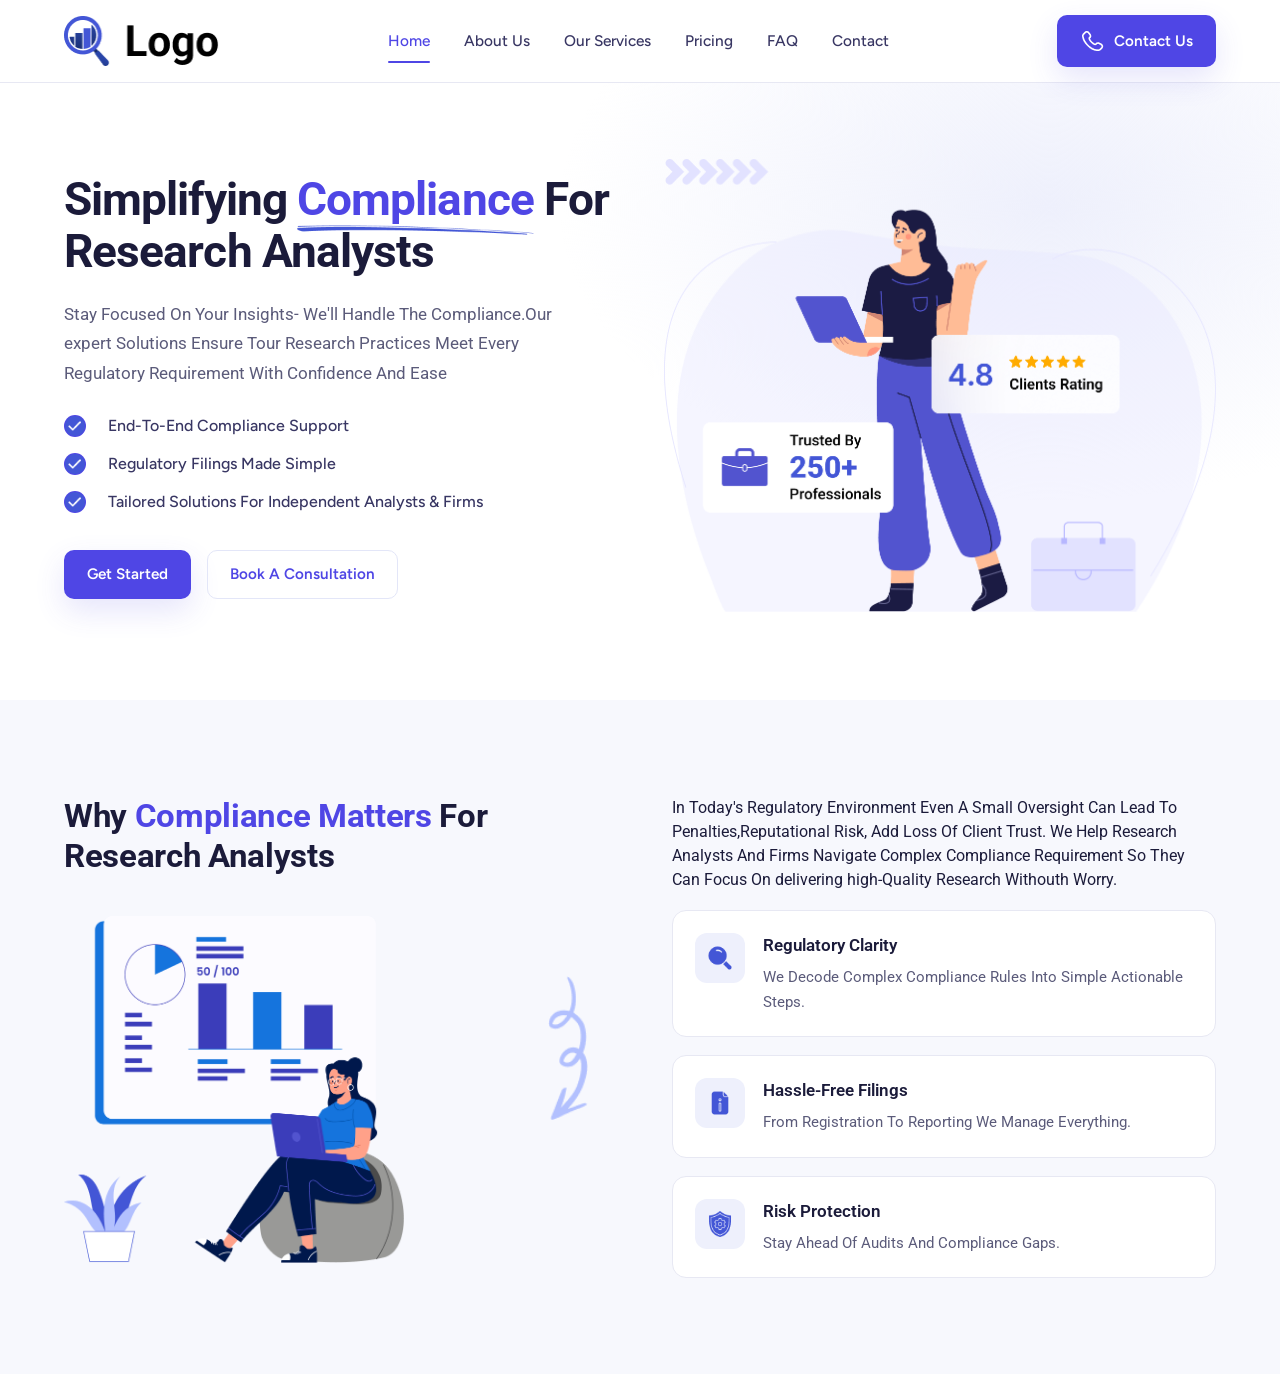
<file: index.html>
<!DOCTYPE html>
<html lang="en">
<head>
<meta charset="UTF-8">
<meta name="viewport" content="width=device-width, initial-scale=1.0">
<title>ComplyIQ — Simplifying Compliance for Research Analysts</title>
<link rel="preconnect" href="https://fonts.googleapis.com">
<link rel="preconnect" href="https://fonts.gstatic.com" crossorigin>
<link href="https://fonts.googleapis.com/css2?family=Figtree:wght@500;600;700&family=Roboto:wght@400;500;700&display=swap" rel="stylesheet">
<link rel="stylesheet" href="styles.css">
</head>
<body>

<!-- ============ HEADER ============ -->
<header class="site-header">
  <div class="container header-inner">

    <a href="#" class="logo" aria-label="ComplyIQ home">
    <img src="assets/Logo.png" alt="Logo" class="logo-img">
    </a>

    <nav class="main-nav" id="main-nav">
      <ul>
        <li><a href="#" class="active">Home</a></li>
        <li><a href="#about">About Us</a></li>
        <li><a href="#services">Our Services</a></li>
        <li><a href="#pricing">Pricing</a></li>
        <li><a href="#faq">FAQ</a></li>
        <li><a href="#contact">Contact</a></li>

        </ul>

    </nav>

   <div class="header-actions">

    <a href="#contact" class="btn btn-primary contact-btn">

        <img src="assets/Contact-icon.png"
             alt="Contact"
             class="contact-icon">

        <span>Contact Us</span>

    </a>

</div>

    
     <button class="menu-toggle" id="menu-toggle">

     <img src="assets/Menu.png" alt="Menu">

</button>
  </div>
</header>

<main>
  <!-- ============ HERO ============ -->

  <section class="hero">



<div class="container hero-inner">

<div class="hero-copy">

<h1>

    Simplifying

  <span class="heading-highlight">

    Compliance 

<img
src="assets/underline-Vector.png"
class="underline-vector"
alt="">

</span>

For Research Analysts

</h1>

<p class="lead">

Stay Focused On Your Insights- We'll Handle The Compliance.Our expert
Solutions Ensure Tour Research Practices Meet Every Regulatory
Requirement With Confidence And Ease

</p>

<ul class="check-list">

<li>

<span class="check-icon">

<img src="assets/check-sign.png">

</span>

End-To-End Compliance Support

</li>

<li>

<span class="check-icon">

<img src="assets/check-sign.png">

</span>

Regulatory Filings Made Simple

</li>

<li>

<span class="check-icon">

<img src="assets/check-sign.png">

</span>

Tailored Solutions For Independent Analysts & Firms

</li>

</ul>

<div class="hero-actions">

<a href="#" class="btn btn-primary">

Get Started

</a>

<a href="#" class="btn btn-ghost">

Book A Consultation

</a>

</div>

</div>

<div class="hero-art">

<img
src="assets/Banner Image.png"
class="banner-image"
alt="Banner Image">

</div>

</div>



</section>
   

  <!-- ============ WHY COMPLIANCE MATTERS ============ -->

  <section class="why-section" id="about">

<div class="container why-inner">

<div class="why-copy">

<h2>

Why

<span class="heading-highlight">

Compliance Matters



</span>

For Research Analysts

</h2>






<div class="why-art">

<img
src="assets/Section2-Image.png"
class="about-image"
alt="">
 <img src="assets/Vector2.png"
         class="about-vector"
         alt="" aria-hidden="true">

</div>
</div>



<div class="feature-list">
    <p class="why-description">

In Today's Regulatory Environment Even A Small Oversight Can Lead To 
Penalties,Reputational Risk, Add Loss Of Client Trust. We Help
Research Analysts And Firms Navigate Complex Compliance Requirement So They
Can Focus On delivering high-Quality Research Withouth Worry.

</p>

<div class="feature-card">

<span class="feature-icon">

<img src="assets/Regulatory Clarity.png" alt="Regulatory Clarity">

</span>

<div>

<h3>Regulatory Clarity</h3>

<p>

We Decode Complex Compliance Rules Into Simple Actionable Steps.

</p>

</div>

</div>

<div class="feature-card">

<span class="feature-icon">

<img src="assets/Hassle-Free Filings Clarity.png" alt="Regulatory Clarity">

</span>

<div>

<h3>

Hassle-Free Filings

</h3>

<p>

From Registration To Reporting We Manage Everything.

</p>

</div>

</div>

<div class="feature-card">

<span class="feature-icon">

<img src="assets/Risk Protection.png" alt="Regulatory Clarity">

</span>

<div>

<h3>

Risk Protection

</h3>

<p>

Stay Ahead Of Audits And Compliance Gaps.

</p>

</div>

</div>

</div>

</div>


</section>

  
</main>


<script src="script.js"></script>
</body>
</html>
</file>
<file: styles.css>
/* =========================================================
   ComplyIQ — Design Tokens
   ========================================================= */
:root {
  --indigo-600: #4F46E5;
  --indigo-700: #4338CA;
  --indigo-50:  #EEF0FC;
  --indigo-100: #E3E6F8;
  --ink:        #1B1B3A;
  --ink-soft:   #383663;
  --gray-600:   #5B5B7A;
  --gray-400:   #8C8AAE;
  --border:     #E7E8F3;
  --bg:         #FFFFFF;
  --bg-alt:     #F7F8FD;
  --white:      #FFFFFF;

  --font-heading: 'Roboto', sans-serif;
  --font-nav: 'Figtree', sans-serif;
  --font-body: 'Roboto', sans-serif;

  --container: 1200px;
  --radius: 14px;
  --shadow-sm: 0 2px 10px rgba(27, 27, 58, 0.06);
  --shadow-md: 0 12px 30px rgba(79, 70, 229, 0.14);
}

/* =========================================================
   Reset
   ========================================================= */
*, *::before, *::after { box-sizing: border-box; }
html { scroll-behavior: smooth; }
body {
  margin: 0;
  font-family: var(--font-body);
  color: var(--ink);
  background: var(--bg);
  line-height: 1.5;
  -webkit-font-smoothing: antialiased;
}
img, svg { display: block; max-width: 100%; }
a { color: inherit; text-decoration: none; }
ul { list-style: none; margin: 0; padding: 0; }
h1, h2, h3, h4 { font-family: var(--font-heading); margin: 0; color: var(--ink); }
p { margin: 0; }
button { font: inherit; }

:focus-visible {
  outline: 2.5px solid var(--indigo-600);
  outline-offset: 3px;
}

.container {
  width: 100%;
  max-width: var(--container);
  margin: 0 auto;
  padding: 0 24px;
}

.accent { color: var(--indigo-600); }

/* =========================================================
   Buttons
   ========================================================= */
.btn {
  display: inline-flex;
  align-items: center;
  justify-content: center;
  gap: 8px;
  padding: 12px 22px;
  border-radius: 10px;
  font-family: var(--font-nav);
  font-weight: 600;
  font-size: 0.95rem;
  border: 1.5px solid transparent;
  cursor: pointer;
  transition: transform 0.15s ease, background-color 0.15s ease, color 0.15s ease, box-shadow 0.15s ease;
  white-space: nowrap;
}
.btn:hover { transform: translateY(-1px); }

.btn-primary {
  background: var(--indigo-600);
  color: var(--white);
  box-shadow: var(--shadow-md);
}
.btn-primary:hover { background: var(--indigo-700); }

.btn-ghost {
  background: transparent;
  color: var(--indigo-600);
  border-color: var(--indigo-100);
}
.btn-ghost:hover { background: var(--indigo-50); }

.btn-white {
  background: var(--white);
  color: var(--indigo-700);
}
.btn-white:hover { background: var(--indigo-50); }

.btn-lg { padding: 14px 28px; font-size: 1rem; }

.icon-btn {
  display: inline-flex;
  align-items: center;
  justify-content: center;
  width: 42px;
  height: 42px;
  border-radius: 50%;
  border: 1.5px solid var(--border);
  color: var(--ink);
  transition: border-color 0.15s ease, color 0.15s ease;
}
.icon-btn:hover { border-color: var(--indigo-600); color: var(--indigo-600); }

/* =========================================================
   Header
   ========================================================= */
.site-header {
  position: sticky;
  top: 0;
  z-index: 100;
  background: rgba(255, 255, 255, 0.98);
  border-bottom: 1px solid var(--border);
}
.header-inner {
  display: flex;
  align-items: center;
  justify-content: space-between;
  gap: 24px;
  height: 82px;
}

.logo {
  display: inline-flex;
  align-items: center;
  gap: 10px;
  flex-shrink: 0;
}
/* .logo-mark { width: 32px; height: 32px; } */
.logo-img{

width:155px;

height:auto;

display:block;

}
.logo-text {
  font-family: var(--font-heading);
  font-weight: 700;
  font-size: 1.25rem;
  letter-spacing: -0.01em;
  color: var(--ink);
}
.banner-image{

width:100%;

max-width:560px;

display:block;

margin:auto;

}
.heading-highlight{

position:relative;

display:inline-block;

color:#4F46E5;

}
.underline-vector{

position:absolute;

bottom:-10px;

left:0;

width:100%;

}
.vector-top{

position:absolute;

top:120px;

right:32%;

width:80px;

}
.vector-bottom{

position:absolute;

bottom:25px;

left:5%;

width:80px;

}

.main-nav ul {
  display: flex;
  align-items: center;
  gap: 34px;
}
.main-nav a {
  display: inline-flex;
  align-items: center;
  gap: 5px;
  font-family: var(--font-nav);
  font-weight: 500;
  font-size: 0.96rem;
  color: var(--ink-soft);
  padding: 8px 0;
  position: relative;
  transition: color 0.15s ease;
}
.main-nav a:hover,
.main-nav a.active { color: var(--indigo-600); }
.main-nav a.active::after {
  content: "";
  position: absolute;
  left: 0; right: 0; bottom: -2px;
  height: 2px;
  background: var(--indigo-600);
  border-radius: 2px;
}
.chev { margin-top: 1px; }

.header-actions {
  display: flex;
  align-items: center;
  gap: 14px;
  flex-shrink: 0;
}

.menu-toggle {
  display: none;
  flex-direction: column;
  justify-content: center;
  gap: 5px;
  width: 42px;
  height: 42px;
  border: 1.5px solid var(--border);
  border-radius: 10px;
  background: transparent;
  cursor: pointer;
  padding: 0;
  margin: 0 0 0 8px;
  background:none;
border:none;

}
.menu-toggle img {
  display: block;
  width: 24px;
  height: 24px;
  margin: 0 auto;
  background: var(--ink);
  border-radius: 2px;
  transition: transform 0.2s ease, opacity 0.2s ease;
}
.menu-toggle.open span:nth-child(1) { transform: translateY(7px) rotate(45deg); }
.menu-toggle.open span:nth-child(2) { opacity: 0; }
.menu-toggle.open span:nth-child(3) { transform: translateY(-7px) rotate(-45deg); }

/* =========================================================
   Hero
   ========================================================= */
.hero {
  background:
    radial-gradient(700px 420px at 82% 20%, var(--indigo-50) 0%, rgba(238,240,252,0) 70%),
    var(--bg);
  padding: 76px 0 88px;
  overflow: hidden;
  position:relative;


}
.hero-inner {
  display: grid;
  grid-template-columns: 1fr 1fr;
  align-items: center;
  gap: 48px;
}
.hero-copy h1 {
  font-size: clamp(2.1rem, 3.6vw, 3.2rem);
  line-height: 1.14;
  font-weight: 700;
  letter-spacing: -0.02em;
  max-width: 620px;
}
.lead {
  margin-top: 22px;
  font-size: 1.08rem;
  color: var(--gray-600);
  max-width: 520px;
  line-height: 1.7;
}

.check-list {
  margin-top: 26px;
  display: flex;
  flex-direction: column;
  gap: 14px;
}
.check-list li {
  display: flex;
  align-items: center;
  gap: 12px;
  font-family: var(--font-nav);
  font-weight: 500;
  font-size: 1rem;
  color: var(--ink-soft);
}
.check-icon {
  display: flex;
  align-items: center;
  justify-content: center;
  width: 22px;
  height: 22px;
  border-radius: 50%;
  background: var(--indigo-600);
  flex-shrink: 0;
  margin-right:10px;

}
.check-icon img{

width:20px;

height:20px;

}

.hero-actions {
  display: flex;
  align-items: center;
  gap: 16px;
  margin-top: 36px;
  flex-wrap: wrap;
}

.hero-art { position: relative; }
.hero-illustration { width: 100%; height: auto; }

/* =========================================================
   Why Compliance Matters
   ========================================================= */
.about-image{
    width:100%;
    max-width:420px;
    display:block;
    margin:auto;
    transition:.3s;
}
.about-image:hover{
    transform:translateY(-6px);
}
.about-vector{
    position:absolute;
    right:20px;
    top:180px;
    width:40px;
}
   .why-section {
  padding: 96px 0;
  background: var(--bg-alt);
}
.why-inner {
  display: grid;
  grid-template-columns: 1fr 1fr;
  gap: 64px;
  align-items: start;
}
.why-copy h2 {
  font-size: clamp(1.7rem, 2.6vw, 2.3rem);
  line-height: 1.2;
  font-weight: 700;
  letter-spacing: -0.01em;
  max-width: 480px;
}
.why-copy{
    position:relative;
}
.why-copy > p {
  margin-top: 20px;
  color: var(--gray-600);
  font-size: 1.02rem;
  line-height: 1.75;
  max-width: 480px;
}
.why-art { margin-top: 40px; max-width: 340px; }

.feature-list {
  display: flex;
  flex-direction: column;
  gap: 18px;
}
.feature-card {
  display: flex;
  gap: 18px;
  align-items: flex-start;
  background: var(--white);
  border: 1px solid var(--border);
  border-radius: var(--radius);
  padding: 22px;
  transition: box-shadow 0.2s ease, transform 0.2s ease, border-color 0.2s ease;
}
.feature-card:hover {
  box-shadow: var(--shadow-sm);
  border-color: var(--indigo-100);
  transform: translateY(-2px);
}
.feature-icon {
  display: flex;
  align-items: center;
  justify-content: center;
  width: 50px;
  height: 50px;
  border-radius: 12px;
  /* background: var(--indigo-50); */
      background:#EEF0FC;

  flex-shrink: 0;
}
.feature-icon img{
    width:26px;
    height:26px;
    object-fit:contain;
}
.feature-card h3 {
  font-size: 1.08rem;
  font-weight: 600;
}
.feature-card p {
  margin-top: 6px;
  color: var(--gray-600);
  font-size: 0.96rem;
  line-height: 1.6;
}

/* =========================================================
   CTA band
   ========================================================= */
.cta-band {
  background: linear-gradient(120deg, var(--indigo-600), var(--indigo-700));
}
.cta-inner {
  display: flex;
  align-items: center;
  justify-content: space-between;
  gap: 28px;
  padding: 56px 0;
  flex-wrap: wrap;
}
.cta-inner h2 {
  color: var(--white);
  font-size: clamp(1.4rem, 2vw, 1.8rem);
  font-weight: 700;
}
.cta-inner p {
  margin-top: 8px;
  color: var(--indigo-50);
  font-size: 1rem;
}

/* =========================================================
   Footer
   ========================================================= */
.site-footer {
  background: var(--ink);
  color: #C6C5DC;
  padding: 64px 0 28px;
}
.footer-inner {
  display: grid;
  grid-template-columns: 1.6fr 1fr 1fr 1fr;
  gap: 40px;
}
.footer-brand p {
  margin-top: 14px;
  font-size: 0.94rem;
  line-height: 1.7;
  color: #A7A6C4;
  max-width: 260px;
}
.footer-brand .logo-text { color: var(--white); }
.footer-col h4 {
  color: var(--white);
  font-size: 0.92rem;
  letter-spacing: 0.04em;
  text-transform: uppercase;
  margin-bottom: 16px;
}
.footer-col ul { display: flex; flex-direction: column; gap: 11px; }
.footer-col a { font-size: 0.95rem; color: #A7A6C4; transition: color 0.15s ease; }
.footer-col a:hover { color: var(--white); }

.footer-bottom {
  margin-top: 48px;
  padding-top: 24px;
  border-top: 1px solid rgba(255,255,255,0.1);
  font-size: 0.86rem;
  color: #8B8AAB;
}

/* =========================================================
   Responsive
   ========================================================= */
@media (max-width: 1024px) {
  .why-inner { grid-template-columns: 1fr; gap: 40px; }
  .why-art { display: none; }
  .footer-inner { grid-template-columns: 1fr 1fr; row-gap: 36px; }
}

@media (max-width: 900px) {
  .main-nav {
    position: fixed;
    inset: 82px 0 0 0;
    background: var(--white);
    transform: translateY(-8px);
    opacity: 0;
    visibility: hidden;
    pointer-events: none;
    transition: opacity 0.2s ease, transform 0.2s ease, visibility 0.2s;
    overflow-y: auto;
    padding: 8px 0 28px;
  }
  .main-nav.open {
    opacity: 1;
    visibility: visible;
    pointer-events: auto;
    transform: translateY(0);
  }
  .main-nav ul {
    flex-direction: column;
    align-items: stretch;
    gap: 0;
    padding: 8px 24px 0;
  }
  .main-nav li { border-bottom: 1px solid var(--border); }
  .main-nav a {
    padding: 16px 4px;
    justify-content: space-between;
    font-size: 1.02rem;
  }
  .main-nav a.active::after { display: none; }

  .header-actions .icon-btn { display: none; }
  .menu-toggle { display: flex; }

  .hero-inner { grid-template-columns: 1fr; }
  .hero-art { order: -1; max-width: 340px; margin: 0 auto; }
  .hero-copy { text-align: left; }
  .hero { padding: 44px 0 64px; }
}

/* =====================================================
   RESPONSIVE CSS
===================================================== */


/* =====================================================
   Large Laptop
===================================================== */

@media (max-width:1200px){

.container{
    padding:0 20px;
}

.hero-inner,
.why-inner{
    gap:50px;
}

.banner-image{
    max-width:500px;
}

.hero-copy h1{
    font-size:48px;
}

}


/* =====================================================
   Tablet
===================================================== */

@media (min-width:768px) and (max-width:1024px){

.container{
    padding:0 25px;
}

.header-inner{
    height:75px;
}

.logo-img{
    width:145px;
}

.hero{
    padding:60px 0;
}

.hero-inner{
    display:grid;
    grid-template-columns:55% 45%;
    gap:30px;
    align-items:center;
}

.hero-copy{
    text-align:left;
}

.hero-copy h1{
    font-size:40px;
    line-height:1.25;
}

.lead{
    font-size:16px;
    margin-top:20px;
}

.check-list{
    margin-top:25px;
    align-items:flex-start;
}

.hero-actions{
    justify-content:flex-start;
    gap:15px;
}

.banner-image{
    max-width:360px;
}

.hero-art{
    display:flex;
    justify-content:center;
    align-items:center;
}

.why-section{
    padding:70px 0;
}

.why-inner{
    display:grid;
    grid-template-columns:45% 55%;
    gap:35px;
    align-items:center;
}

.why-copy{
    text-align:left;
}

.why-copy h2{
    font-size:36px;
}

.why-description{
    margin-bottom:25px;
}

.why-art{
    display:block;
    margin-top:30px;
    max-width:320px;
}

.about-image{
    width:100%;
    max-width:320px;
}

.about-vector{
    right:-5px;
    top:55%;
    width:28px;
}

.feature-card{
    padding:18px;
}

}


/* =====================================================
   Mobile Navigation
===================================================== */

@media (max-width:900px){

.menu-toggle{
    display:flex;
}

.contact-btn{
    display:none;
}

.main-nav{

    position:fixed;
    top:72px;
    left:-100%;
    width:280px;
    height:calc(100vh - 72px);
    background:#fff;
    box-shadow:0 10px 30px rgba(0,0,0,.15);
    transition:.35s;
    z-index:999;
    overflow-y:auto;

}

.main-nav.open{
    left:0;
}

.main-nav ul{

    flex-direction:column;
    align-items:flex-start;
    gap:0;
    padding:15px 20px;

}

.main-nav li{

    width:100%;
    border-bottom:1px solid #eee;

}

.main-nav a{

    display:block;
    width:100%;
    padding:15px 0;

}

}


/* =====================================================
   Mobile
===================================================== */

@media (max-width:767px){

.container{
    padding:0 18px;
}

.header-inner{
    height:72px;
}

.logo-img{
    width:130px;
}

.hero{
    padding:40px 0;
}

.hero-inner{
    display:flex;
    flex-direction:column-reverse;
    gap:35px;
}

.hero-copy{
    text-align:center;
}

.hero-copy h1{
    font-size:34px;
    line-height:1.3;
}

.lead{
    max-width:100%;
    font-size:16px;
}

.check-list{
    align-items:flex-start;
    max-width:330px;
    margin:25px auto;
}

.hero-actions{
    flex-direction:column;
    width:100%;
    gap:15px;
}

.hero-actions .btn{
    width:100%;
}

.hero-art{
    display:flex;
    justify-content:center;
}

.banner-image{
    width:100%;
    max-width:340px;
}

.why-section{
    padding:60px 0;
}

.why-inner{
    display:flex;
    flex-direction:column;
    gap:35px;
}

.why-copy{
    text-align:center;
}

.why-copy h2{
    font-size:32px;
}

.why-description{
    text-align:center;
}

.why-art{
    display:block;
    width:100%;
    max-width:300px;
    margin:30px auto;
}

.about-image{
    width:100%;
    max-width:300px;
}

.about-vector{
    width:24px;
    right:-8px;
    top:55%;
}

.feature-list{
    width:100%;
}

.feature-card{
    padding:18px;
}

}


/* =====================================================
   Small Mobile
===================================================== */

@media (max-width:480px){

.container{
    padding:0 15px;
}

.logo-img{
    width:115px;
}

.hero-copy h1{
    font-size:28px;
}

.lead{
    font-size:15px;
}

.check-list li{
    font-size:14px;
}

.banner-image{
    max-width:260px;
}

.hero-actions .btn{
    font-size:14px;
    padding:12px;
}

.why-copy h2{
    font-size:28px;
}

.why-art{
    max-width:250px;
}

.about-image{
    max-width:250px;
}

.about-vector{
    display:none;
}

.feature-card{
    flex-direction:column;
    text-align:center;
    align-items:center;
}

.feature-icon{
    margin-bottom:12px;
}

.feature-card h3{
    margin-top:8px;
}

.feature-card p{
    font-size:14px;
}

}


/* =====================================================
   Extra Small Devices
===================================================== */

@media (max-width:360px){

.hero-copy h1{
    font-size:24px;
}

.banner-image{
    max-width:220px;
}

.logo-img{
    width:100px;
}

.btn{
    font-size:13px;
    padding:10px;
}

}
</file>
